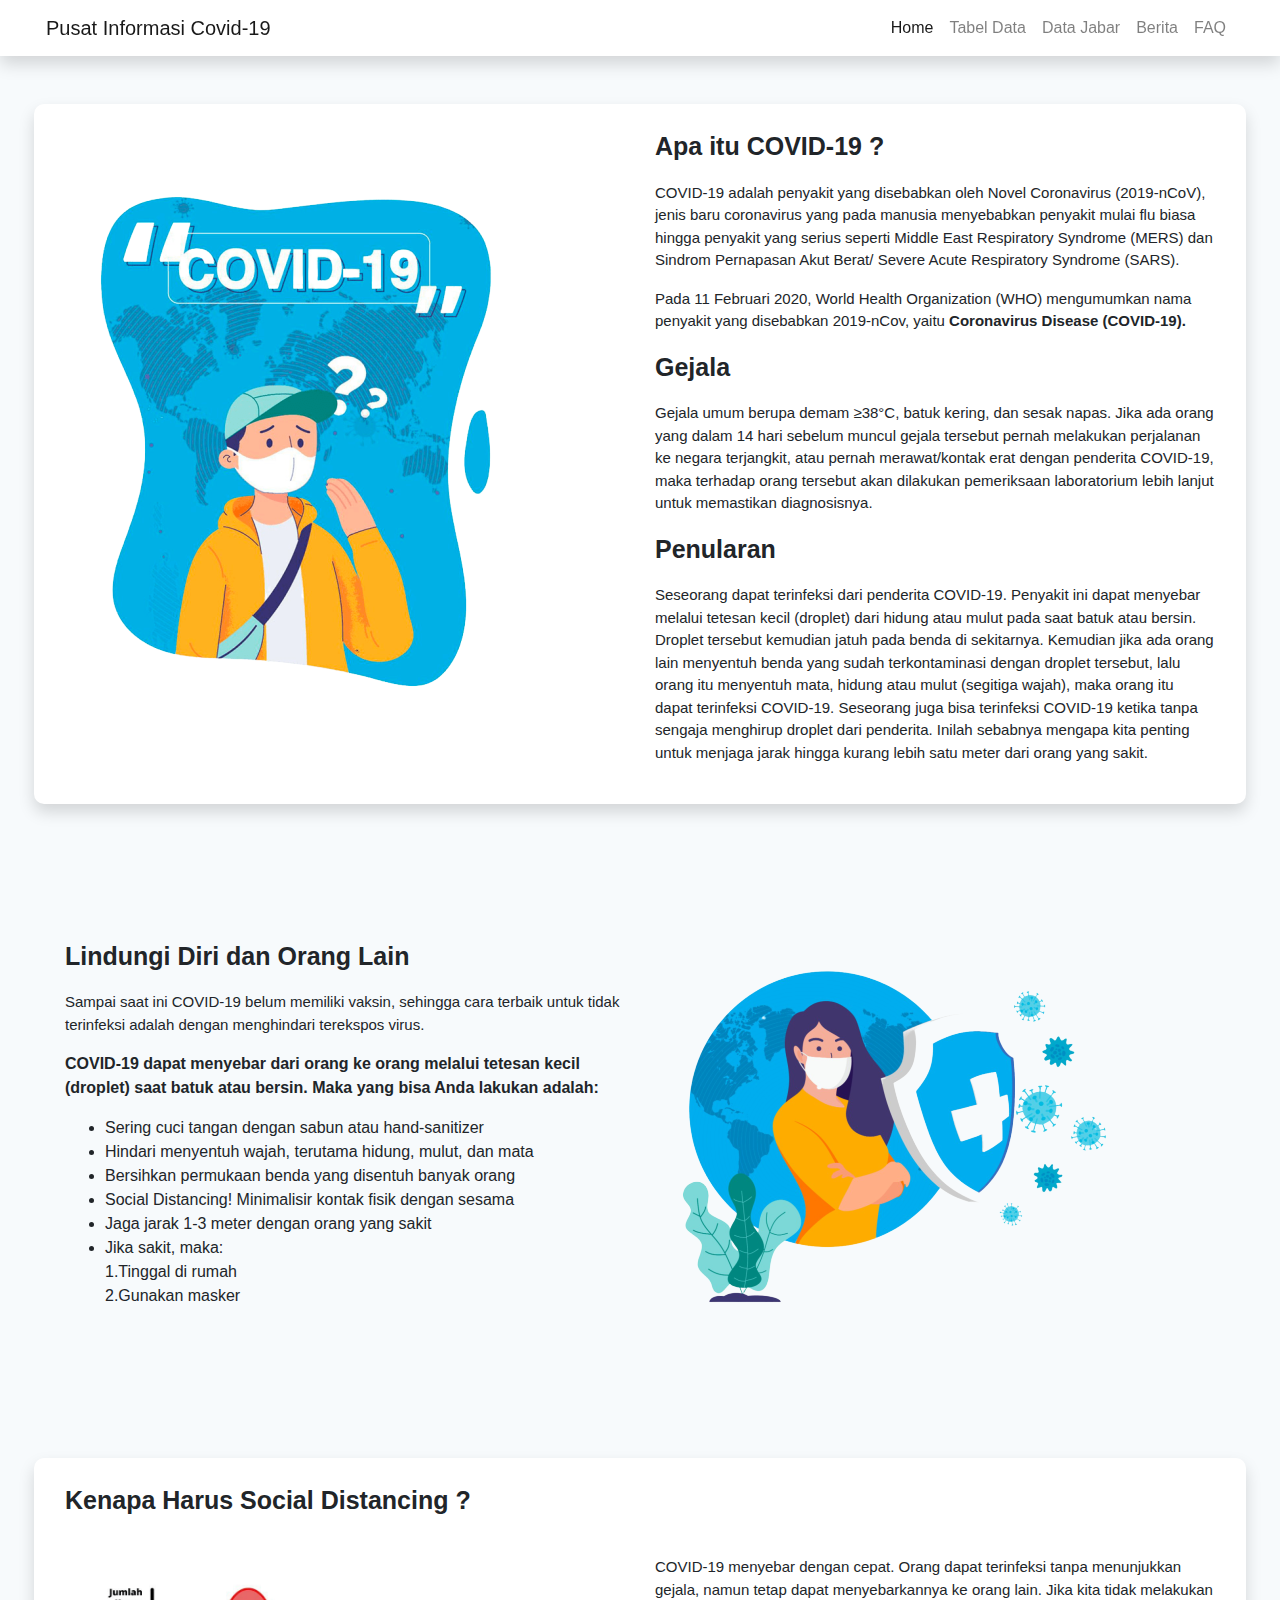
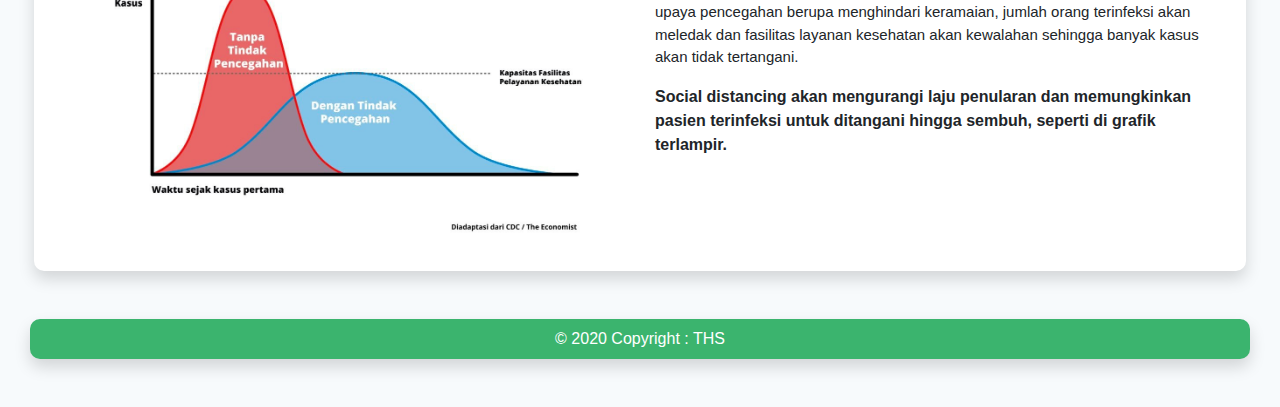
<file: index.html>
<!DOCTYPE html>
<html lang="en">
<head>
    <meta charset="UTF-8">
    <meta name="viewport" content="width=device-width, initial-scale=1.0">
    <title>Pemweb-Covid19</title>
    <link href="css/bootstrap.min.css" rel="stylesheet">
    <link href="css/style.css" rel="stylesheet">
    

</head>
<body>
    
    <nav class="navbar sticky-top navbar-expand-lg navbar-light bg-white shadow ">
        <div class="container">
            <a class="navbar-brand" href="#">Pusat Informasi Covid-19</a>
            <button class="navbar-toggler" type="button" data-toggle="collapse" data-target="#navbarNavAltMarkup" aria-controls="navbarNavAltMarkup" aria-expanded="false" aria-label="Toggle navigation">
            <span class="navbar-toggler-icon"></span>
            </button>
            <div class="collapse navbar-collapse" id="navbarNavAltMarkup">
            <div class="navbar-nav ml-auto">
                <a class="nav-item nav-link active" href="index.html">Home <span class="sr-only">(current)</span></a>
                <a class="nav-item nav-link" href="tabeldata.html">Tabel Data</a>
                <a class="nav-item nav-link" href="data.html">Data Jabar</a>
                <a class="nav-item nav-link" href="berita.html">Berita</a>
                <a class="nav-item nav-link " href="faq.html">FAQ</a>
            </div>
            </div>
        </div>
    </nav>

    <div class="container mt-5">
        <div class="row  align-items-center mt-5 m-1 radius px-3 py-4 shadow bg-white">
            <div class="col-lg-6">
                <img src="img/covid-19.png" class="img-fluid" alt="">
             </div>
            <div class="col-lg-6">
                <p class="font-sedang font-weight-bold">Apa itu COVID-19 ?</p>    
                <p class="font-kecil">
                    COVID-19 adalah penyakit yang disebabkan oleh Novel Coronavirus (2019-nCoV), jenis baru coronavirus yang pada manusia menyebabkan penyakit mulai flu biasa hingga penyakit yang serius seperti Middle East Respiratory Syndrome (MERS) dan Sindrom Pernapasan Akut Berat/ Severe Acute Respiratory Syndrome (SARS).
                </p> 
                <p class="font-kecil">
                    Pada 11 Februari 2020, World Health Organization (WHO) mengumumkan nama penyakit yang disebabkan 2019-nCov, yaitu <b>Coronavirus Disease (COVID-19).</b>
                </p>
                <p class="font-sedang font-weight-bold">Gejala</p>    
                <p class="font-kecil">
                    Gejala umum berupa demam ≥38°C, batuk kering, dan sesak napas. Jika ada orang yang dalam 14 hari sebelum muncul gejala tersebut pernah melakukan perjalanan ke negara terjangkit, atau pernah merawat/kontak erat dengan penderita COVID-19, maka terhadap orang tersebut akan dilakukan pemeriksaan laboratorium lebih lanjut untuk memastikan diagnosisnya.
                </p> 
                <p class="font-sedang font-weight-bold">Penularan</p> 
                <p class="font-kecil">
                    Seseorang dapat terinfeksi dari penderita COVID-19. Penyakit ini dapat menyebar melalui tetesan kecil (droplet) dari hidung atau mulut pada saat batuk atau bersin. Droplet tersebut kemudian jatuh pada benda di sekitarnya. Kemudian jika ada orang lain menyentuh benda yang sudah terkontaminasi dengan droplet tersebut, lalu orang itu menyentuh mata, hidung atau mulut (segitiga wajah), maka orang itu dapat terinfeksi COVID-19. Seseorang juga bisa terinfeksi COVID-19 ketika tanpa sengaja menghirup droplet dari penderita. Inilah sebabnya mengapa kita penting untuk menjaga jarak hingga kurang lebih satu meter dari orang yang sakit. 
                </p>
            </div>
         </div>


        <div class="row  align-items-center mt-5 m-1 radius px-3 py-4 ">
            <div class="col-lg-6">
                <p class="font-sedang font-weight-bold">Lindungi Diri dan Orang Lain</p>    
                <p class="font-kecil">
                    Sampai saat ini COVID-19 belum memiliki vaksin, sehingga cara terbaik untuk tidak terinfeksi adalah dengan menghindari terekspos virus.
                </p> 
                <p class="font-weight-bold">
                    COVID-19 dapat menyebar dari orang ke orang melalui tetesan kecil (droplet) saat batuk atau bersin. Maka yang bisa Anda lakukan adalah:
                </p>
                
                <ul>
                    <li>Sering cuci tangan dengan sabun atau hand-sanitizer </li>
                    <li>Hindari menyentuh wajah, terutama hidung, mulut, dan mata </li>
                    <li>Bersihkan permukaan benda yang disentuh banyak orang </li>
                    <li>Social Distancing! Minimalisir kontak fisik dengan sesama </li>
                    <li>Jaga jarak 1-3 meter dengan orang yang sakit</li>
                    <li>Jika sakit, maka:<br>1.Tinggal di rumah<br>2.Gunakan masker</li>
                </ul>
            </div>
            <div class="col-lg-6 text-white">
               <img src="img/lindungi-diri.png" class="img-fluid" alt="">
            </div>
         </div>

         
         <div class="row  align-items-center mt-5 m-1 radius px-3 py-4 shadow bg-white">
            <div class="col-lg-6">
                <p class="font-sedang font-weight-bold">Kenapa Harus Social Distancing ?</p>  
                <img src="img/graf.jpeg" class="img-fluid" alt="">
             </div>
            <div class="col-lg-6">
                <p class="font-kecil">
                    COVID-19 menyebar dengan cepat. Orang dapat terinfeksi tanpa menunjukkan gejala, namun tetap dapat menyebarkannya ke orang lain. Jika kita tidak melakukan upaya pencegahan berupa menghindari keramaian, jumlah orang terinfeksi akan meledak dan fasilitas layanan kesehatan akan kewalahan sehingga banyak kasus akan tidak tertangani. 
                </p>
                <p class="font-weight-bold">
                    Social distancing akan mengurangi laju penularan dan memungkinkan pasien terinfeksi untuk ditangani hingga sembuh, seperti di grafik terlampir.     
                </p>
            </div>
         </div>

         <div class="text-center py-2 my-5 bg-hijau text-white  radius shadow">© 2020 Copyright : THS</div>
    </div>
    
    




    <script src="js/jquery-3.5.0.min.js"></script>
    <script src="js/bootstrap.min.js"></script>
    <script>
        $(document).ready(function(){
            var settings = {
                "async": true,
                "crossDomain": true,
                "url": "https://covid19-public.digitalservice.id/api/v1/rekapitulasi/jabar",
                "method": "GET",
            }
            $.ajax(settings).done(function (response) {
                console.log(response.data.content.nama_prov);
            });
        });
    </script>
</body>
</html>
</file>
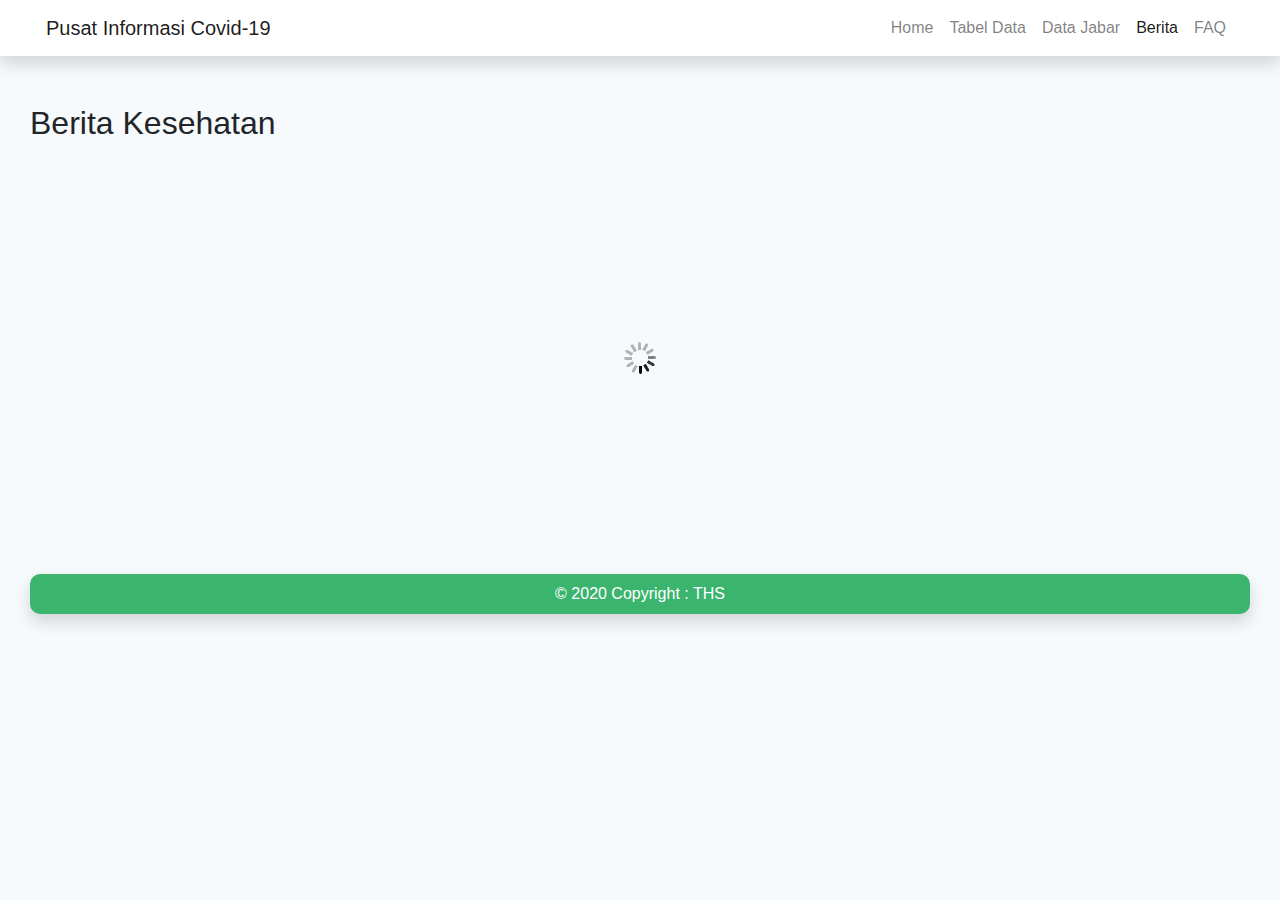
<file: berita.html>
<!DOCTYPE html>
<html lang="en">
<head>
    <meta charset="UTF-8">
    <meta name="viewport" content="width=device-width, initial-scale=1.0">
    <title>Pemweb-Covid19</title>
    <link href="css/bootstrap.min.css" rel="stylesheet">
    <link href="css/style.css" rel="stylesheet">
    

</head>
<body>
    
    <nav class="navbar sticky-top navbar-expand-lg navbar-light bg-white shadow ">
        <div class="container">
            <a class="navbar-brand" href="#">Pusat Informasi Covid-19</a>
            <button class="navbar-toggler" type="button" data-toggle="collapse" data-target="#navbarNavAltMarkup" aria-controls="navbarNavAltMarkup" aria-expanded="false" aria-label="Toggle navigation">
            <span class="navbar-toggler-icon"></span>
            </button>
            <div class="collapse navbar-collapse" id="navbarNavAltMarkup">
            <div class="navbar-nav ml-auto">
                <a class="nav-item nav-link" href="index.html">Home</a>
                <a class="nav-item nav-link" href="tabeldata.html">Tabel Data</a>
                <a class="nav-item nav-link" href="data.html">Data Jabar</a>
                <a class="nav-item nav-link active" href="berita.html">Berita<span class="sr-only">(current)</span></a>
                <a class="nav-item nav-link " href="faq.html">FAQ</a>
            </div>
            </div>
        </div>
    </nav>

    <div class="container mt-5">
        <h2>Berita Kesehatan</h2>
        <img src="img/ajax-loader.gif" class="mx-auto d-block" id="loading">
        <div id="berita">
        </div>
        <div class="text-center py-2 my-5 bg-hijau text-white  radius shadow">© 2020 Copyright : THS</div>
    </div>

    <script src="js/jquery-3.5.0.min.js"></script>
    <script src="js/bootstrap.min.js"></script>
    <script>
        $(document).ready(function(){
            var settings = {
                "async": true,
                "crossDomain": true,
                "url": "https://newsapi.org/v2/top-headlines?country=id&category=health&apiKey=14e79a08ecbb4fee8e2e5c9b5af2be36",
                "method": "GET"
            }
            $.ajax(settings).done(function (response) {
                $('#loading').remove();
                for (i in response.articles) {
                    $('#berita').append('<div class="row  align-items-center mt-5 m-1 radius px-3 py-4 shadow bg-white"><div class="col-lg-8"><a href="'+response.articles[i].url+'"><p class=" text-hijau font-weight-bold">'+response.articles[i].title+'</p><a><p class="text-muted">'+response.articles[i].author+', '+response.articles[i].publishedAt.split("T")[0]+'</p><p>'+response.articles[i].content+'</p></div><div class="col-lg-4"><img src="'+response.articles[i].urlToImage+'" class="img-fluid rounded" alt=""></div></div>');
                } 
                console.log(response.articles);
                
            });
        
        });

    </script>
</body>
</html>
</file>
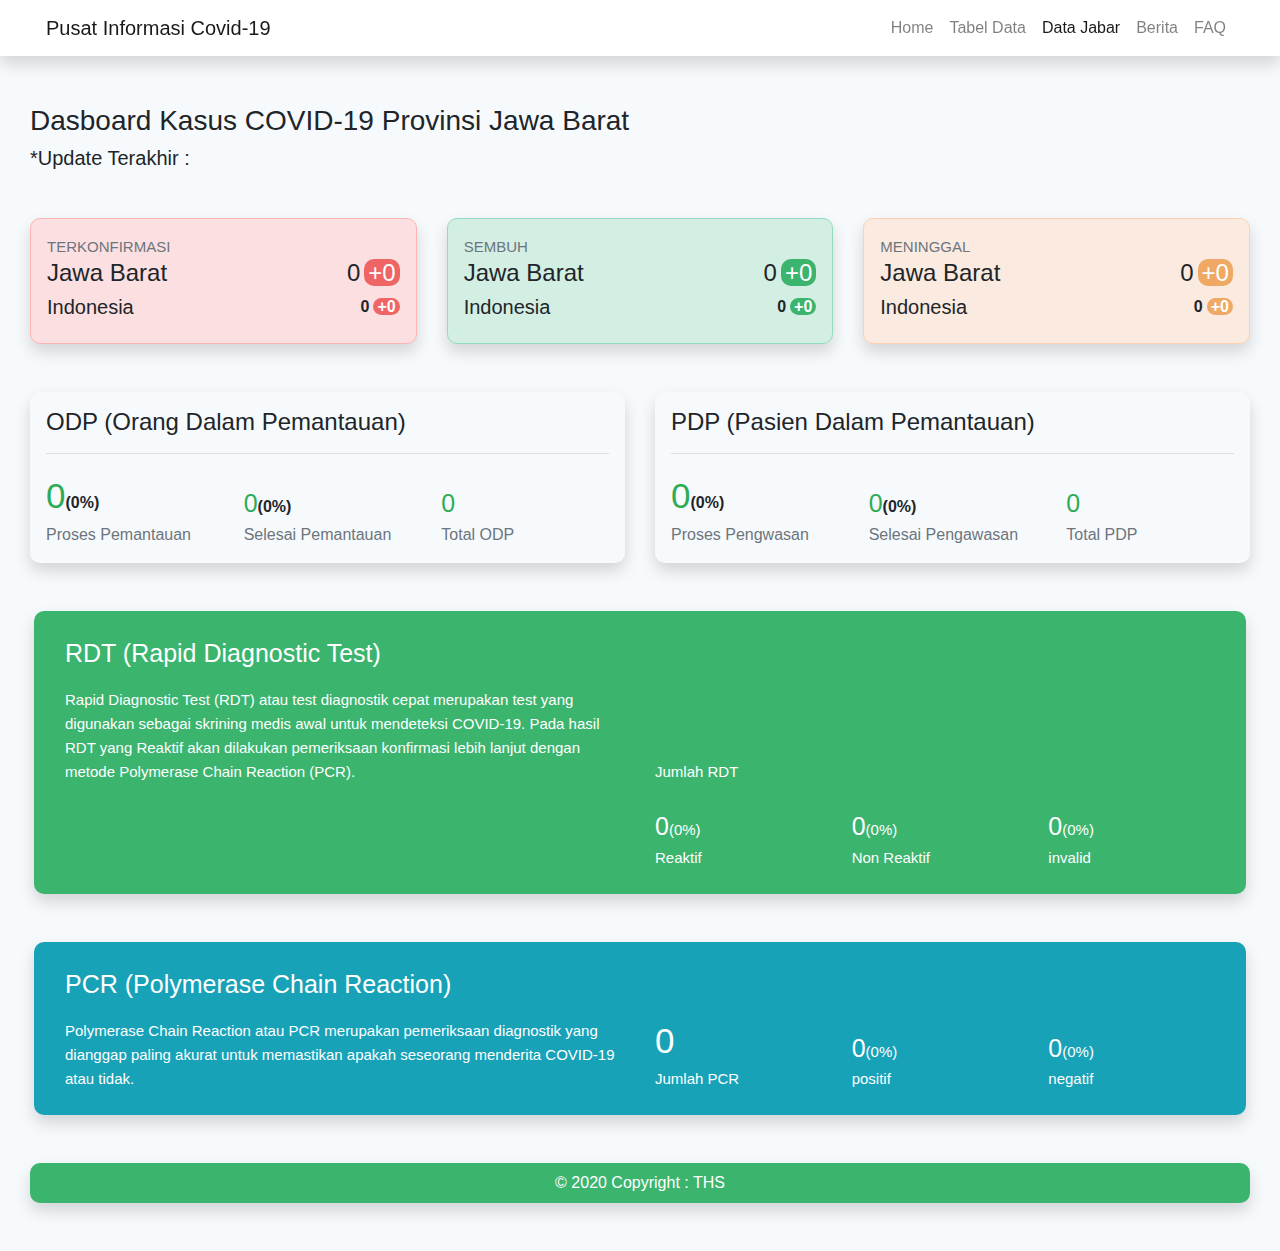
<file: data.html>
<!DOCTYPE html>
<html lang="en">
<head>
    <meta charset="UTF-8">
    <meta name="viewport" content="width=device-width, initial-scale=1.0">
    <title>Pemweb-Covid19</title>
    <link href="css/bootstrap.min.css" rel="stylesheet">
    <link href="css/style.css" rel="stylesheet">
    

</head>
<body>
    
    <nav class="navbar sticky-top navbar-expand-lg navbar-light bg-white shadow ">
        <div class="container">
            <a class="navbar-brand" href="#">Pusat Informasi Covid-19</a>
            <button class="navbar-toggler" type="button" data-toggle="collapse" data-target="#navbarNavAltMarkup" aria-controls="navbarNavAltMarkup" aria-expanded="false" aria-label="Toggle navigation">
            <span class="navbar-toggler-icon"></span>
            </button>
            <div class="collapse navbar-collapse" id="navbarNavAltMarkup">
            <div class="navbar-nav ml-auto">
                <a class="nav-item nav-link" href="index.html">Home</a>
                <a class="nav-item nav-link" href="tabeldata.html">Tabel Data</a>
                <a class="nav-item nav-link active" href="data.html">Data Jabar<span class="sr-only">(current)</span></a>
                <a class="nav-item nav-link" href="berita.html">Berita</a>
                <a class="nav-item nav-link " href="faq.html">FAQ</a>
            </div>
            </div>
        </div>
    </nav>

    <div class="container mt-5">
        <h3>Dasboard Kasus COVID-19 Provinsi Jawa Barat</h3>
        <h5>*Update Terakhir : <span id="terakhirupdate"></span></h5>
        <!-- row pertama -->
        <div class="row mt-5">
            <div class="col-lg-4">
                <div class="radius p-3 shadow" id="card-terkonfirmasi">
                    <span class="font-kecil text-muted">TERKONFIRMASI</span>
                    <div class="row font-weight-bold">
                        <div class="col-lg-6"><h4>Jawa Barat</h4></div> 
                        <div class="col-lg-6 text-right "><h4><span id="positifjb">0</span><span class="radius px-1 text-white bg-merah ml-1" id="positifharianjb">+0</span></h4></div>      
                    </div>   
                    <div class="row font-weight-bold">
                        <div class="col-lg-6"><h5>Indonesia</h5></div> 
                        <div class="col-lg-6 text-right"><span id="positifid">0</span><span class="radius px-1 text-white bg-merah ml-1" id="positifharianid">+0</span></div>      
                    </div>      
                </div>
            </div>
            <div class="col-lg-4">
                <div class="radius p-3 shadow" id="card-sembuh">
                    <span class="font-kecil text-muted">SEMBUH</span>
                    <div class="row font-weight-bold">
                        <div class="col-lg-6"><h4>Jawa Barat</h4></div> 
                        <div class="col-lg-6 text-right "><h4><span id="sembuhjb">0</span><span class="radius px-1 text-white bg-hijau ml-1" id="sembuhharianjb">+0</span></h4></div>      
                    </div>   
                    <div class="row font-weight-bold">
                        <div class="col-lg-6"><h5>Indonesia</h5></div> 
                        <div class="col-lg-6 text-right "><span id="sembuhid">0</span><span class="radius px-1 text-white bg-hijau ml-1" id="sembuhharianid">+0</span></div>      
                    </div>      
                </div>
            </div>
            <div class="col-lg-4">
                <div class="radius p-3 shadow" id="card-meninggal">
                    <span  class="font-kecil text-muted">MENINGGAL</span>
                    <div class="row font-weight-bold">
                        <div class="col-lg-6"><h4>Jawa Barat</h4></div> 
                        <div class="col-lg-6 text-right "><h4><span id="meninggaljb">0</span><span class="radius px-1 text-white bg-kuning ml-1" id="meninggalharianjb">+0</span></h4></div>      
                    </div>   
                    <div class="row font-weight-bold">
                        <div class="col-lg-6"><h5>Indonesia</h5></div> 
                        <div class="col-lg-6 text-right "><span id="meninggalid">0</span><span class="radius px-1 text-white bg-kuning ml-1" id="meninggalharianid">+0</span></div>      
                    </div>      
                </div>
            </div>
        </div> 
        <!-- row kedua -->
        <div class="row mt-5">
            <div class="col-lg-6">
                <div class="radius p-3 shadow">
                    <h4>ODP (Orang Dalam Pemantauan)</h4>
                    <hr>
                    <div class="row align-items-end">
                        <div class="col-lg-4">
                            <span class="text-hijau font-besar" id="odpprosesjb">0</span><span class="font-weight-bold" id="persenodpprosesjb">(0%)</span><br>
                            <span class="text-muted">Proses Pemantauan</span>
                        </div>
                        <div class="col-lg-4">
                            <span class="text-hijau font-sedang" id="odpselesaijb">0</span><span class="font-weight-bold" id="persenodpselesaijb">(0%)</span><br>
                            <span class="text-muted">Selesai Pemantauan</span>
                        </div>
                        <div class="col-lg-4">
                            <span class="text-hijau font-sedang" id="odptotaljb">0</span><br>
                            <span class="text-muted">Total ODP</span>
                        </div>
                    </div>
                </div>
            </div>
            <div class="col-lg-6">
                <div class="radius p-3 shadow">
                    <h4>PDP (Pasien Dalam Pemantauan)</h4>
                    <hr>
                    <div class="row align-items-end">
                        <div class="col-lg-4">
                            <span class="text-hijau font-besar" id="pdpprosesjb">0</span><span class="font-weight-bold" id="persenpdpprosesjb">(0%)</span><br>
                            <span class="text-muted">Proses Pengwasan</span>
                        </div>
                        <div class="col-lg-4">
                            <span class="text-hijau font-sedang" id="pdpselesaijb">0</span><span class="font-weight-bold" id="persenpdpselesaijb">(0%)</span><br>
                            <span class="text-muted">Selesai Pengawasan</span>
                        </div>
                        <div class="col-lg-4">
                            <span class="text-hijau font-sedang"  id="pdptotaljb">0</span><br>
                            <span class="text-muted">Total PDP</span>
                        </div>
                    </div>
                </div>
            </div>
        </div>
        <!-- row ketiga -->
        <div class="row row-cols-2  align-items-end mt-5 m-1 radius px-3 py-4 shadow bg-hijau">
            <div class="col-lg-6 text-white">
                <p class="font-sedang">RDT (Rapid Diagnostic Test)</p>    
                <span class="font-kecil">
                    Rapid Diagnostic Test (RDT) atau test diagnostik cepat merupakan test yang digunakan sebagai skrining medis awal untuk mendeteksi COVID-19.
                    Pada hasil RDT yang Reaktif akan dilakukan pemeriksaan konfirmasi lebih lanjut dengan metode Polymerase Chain Reaction (PCR).
                </span> 
            </div>
            <div class="col-lg-6 text-white">
                    <span class="text-white font-besar" id="rdttotaljb"></span><br>
                    <span class="text-white font-kecil">Jumlah RDT</span>
            </div>
            <div class="offset-6 col-lg-6 mt-4">
                <div class="row align-items-end text-white">
                    <div class="col-lg-4">
                        <span class="font-sedang" id="rdtpositifjb">0</span><span class="font-kecil" id="persenrdtpositifjb">(0%)</span><br>
                        <span class="font-kecil">Reaktif</span>
                    </div>
                    <div class="col-lg-4">
                        <span class="font-sedang" id="rdtnegatifjb">0</span><span class="font-kecil" id="persenrdtnegatifjb">(0%)</span><br>
                        <span class="font-kecil">Non Reaktif</span>
                    </div>
                    <div class="col-lg-4">
                        <span class="font-sedang" id="rdtinvalidjb">0</span><span class="font-kecil" id="persenrdtinvalidjb">(0%)</span><br>
                        <span class="font-kecil">invalid</span>
                    </div>

                </div>
            </div>
         </div>
          <!-- row keempat-->
        <div class="row  align-items-end mt-5 m-1 radius px-3 py-4 shadow bg-info">
            <div class="col-lg-6 text-white">
                <p class="font-sedang">PCR (Polymerase Chain Reaction)</p>    
                <span class="font-kecil">
                    Polymerase Chain Reaction atau PCR merupakan pemeriksaan diagnostik yang dianggap paling akurat untuk memastikan apakah seseorang menderita COVID-19 atau tidak.
                </span> 
            </div>
            <div class="col-lg-6 text-white">
                <div class="row align-items-end text-white">
                    <div class="col-lg-4">
                        <span class="font-besar" id="pcrtotaljb">0</span><br>
                        <span class="font-kecil">Jumlah PCR</span>
                    </div>
                    <div class="col-lg-4">
                        <span class="font-sedang" id="pcrpositifjb">0</span><span class="font-kecil" id="persenpcrpositifjb">(0%)</span><br>
                        <span class="font-kecil">positif</span>
                    </div>
                    <div class="col-lg-4">
                        <span class="font-sedang" id="pcrnegatifjb">0</span><span class="font-kecil" id="persenpcrnegatifjb">(0%)</span><br>
                        <span class="font-kecil">negatif</span>
                    </div>
                </div>
            </div>
         </div>
         <div class="text-center py-2 my-5 bg-hijau text-white radius shadow">© 2020 Copyright : THS</div>
    </div>
    





    <script src="js/jquery-3.5.0.min.js"></script>
    <script src="js/bootstrap.min.js"></script>
    <script>
        $(document).ready(function(){
            var datas = {
                "async": true,
                "crossDomain": true,
                "url": "https://covid19-public.digitalservice.id/api/v1/rekapitulasi/jabar",
                "method": "GET",
            }
            $.ajax(datas).done(function (response) {
                console.log(response.data.content);
                $('#positifjb').html(response.data.content.positif);
                $('#sembuhjb').html(response.data.content.sembuh);
                $('#meninggaljb').html(response.data.content.meninggal);
                $('#odpprosesjb').html(response.data.content.odp_proses);
                $('#odpselesaijb').html(response.data.content.odp_selesai);
                $('#persenodpprosesjb').html('('+(response.data.content.odp_proses/response.data.content.odp_total*100).toFixed(2)+'%)');
                $('#persenodpselesaijb').html('('+(response.data.content.odp_selesai/response.data.content.odp_total*100).toFixed(2)+'%)');
                $('#odptotaljb').html(response.data.content.odp_total);
                $('#pdpprosesjb').html(response.data.content.pdp_proses);
                $('#pdpselesaijb').html(response.data.content.pdp_selesai);
                $('#persenpdpprosesjb').html('('+(response.data.content.pdp_proses/response.data.content.pdp_total*100).toFixed(2)+'%)');
                $('#persenpdpselesaijb').html('('+(response.data.content.pdp_selesai/response.data.content.pdp_total*100).toFixed(2)+'%)');
                $('#pdptotaljb').html(response.data.content.pdp_total);
                $('#rdttotaljb').html(response.data.content.rdt.total);
                $('#rdtpositifjb').html(response.data.content.rdt.positif);
                $('#rdtnegatifjb').html(response.data.content.rdt.negatif);
                $('#rdtinvalidjb').html(response.data.content.rdt.invalid);
                $('#persenrdtpositifjb').html('('+(response.data.content.rdt.positif/response.data.content.rdt.total*100).toFixed(2)+'%)');
                $('#persenrdtnegatifjb').html('('+(response.data.content.rdt.negatif/response.data.content.rdt.total*100).toFixed(2)+'%)');
                $('#persenrdtinvalidjb').html('('+(response.data.content.rdt.invalid/response.data.content.rdt.total*100).toFixed(2)+'%)');
                $('#pcrtotaljb').html(response.data.content.pcr.jumlah_sampling);
                $('#pcrpositifjb').html(response.data.content.pcr.positif);
                $('#pcrnegatifjb').html(response.data.content.pcr.negatif);
                $('#persenpcrpositifjb').html('('+(response.data.content.pcr.positif/response.data.content.pcr.jumlah_sampling*100).toFixed(2)+'%)');
                $('#persenpcrnegatifjb').html('('+(response.data.content.pcr.negatif/response.data.content.pcr.jumlah_sampling*100).toFixed(2)+'%)');
            });
            var dataHarians = {
                "async": true,
                "crossDomain": true,
                "url": "https://covid19-public.digitalservice.id/api/v1/rekapitulasi/jabar/harian",
                "method": "GET",
            }
            $.ajax(dataHarians).done(function (response) {
                $('#positifharianjb').html('+'+response.data.content[response.data.content.length-1].positif);
                $('#sembuhharianjb').html('+'+response.data.content[response.data.content.length-1].sembuh);
                $('#meninggalharianjb').html('+'+response.data.content[response.data.content.length-1].meninggal);
            });
            var dataIDs = {
                "async": true,
                "crossDomain": true,
                "url": "https://indonesia-covid-19.mathdro.id/api",
                "method": "GET",
            }
            $.ajax(dataIDs).done(function (response) {
                $('#positifid').html(response.jumlahKasus);
                $('#sembuhid').html(response.sembuh);
                $('#meninggalid').html(response.meninggal);
            });
            var dataHarianIDs = {
                "async": true,
                "crossDomain": true,
                "url": "https://indonesia-covid-19.mathdro.id/api/harian",
                "method": "GET",
            }
            $.ajax(dataHarianIDs).done(function (response) {
                var date = new Date (response.data[response.data.length-1].tanggal)
                var tahun = date.getFullYear();
                var bulan = date.getMonth();
                var tanggal = date.getDate();
                var hari = date.getDay();
                var jam = ("0" + date.getHours()).slice(-2);
                var menit = ("0" + date.getMinutes()).slice(-2);
                var detik = ("0" + date.getSeconds()).slice(-2);
                switch(hari) {
                    case 0: hari = "Minggu"; break;
                    case 1: hari = "Senin"; break;
                    case 2: hari = "Selasa"; break;
                    case 3: hari = "Rabu"; break;
                    case 4: hari = "Kamis"; break;
                    case 5: hari = "Jum'at"; break;
                    case 6: hari = "Sabtu"; break;
                }
                switch(bulan) {
                    case 0: bulan = "Januari"; break;
                    case 1: bulan = "Februari"; break;
                    case 2: bulan = "Maret"; break;
                    case 3: bulan = "April"; break;
                    case 4: bulan = "Mei"; break;
                    case 5: bulan = "Juni"; break;
                    case 6: bulan = "Juli"; break;
                    case 7: bulan = "Agustus"; break;
                    case 8: bulan = "September"; break;
                    case 9: bulan = "Oktober"; break;
                    case 10: bulan = "November"; break;
                    case 11: bulan = "Desember"; break;
                }
                var tanggal = hari + ", " + tanggal + " " + bulan + " " + tahun+" " + jam + ":" + menit + ":" + detik;
                $('#terakhirupdate').html(tanggal);
                $('#positifharianid').html('+'+response.data[response.data.length-2].jumlahKasusBaruperHari);
                $('#sembuhharianid').html('+'+response.data[response.data.length-2].jumlahKasusSembuhperHari);
                $('#meninggalharianid').html('+'+response.data[response.data.length-2].jumlahKasusMeninggalperHari);
            });
            
            
        });
    </script>
</body>
</html>
</file>
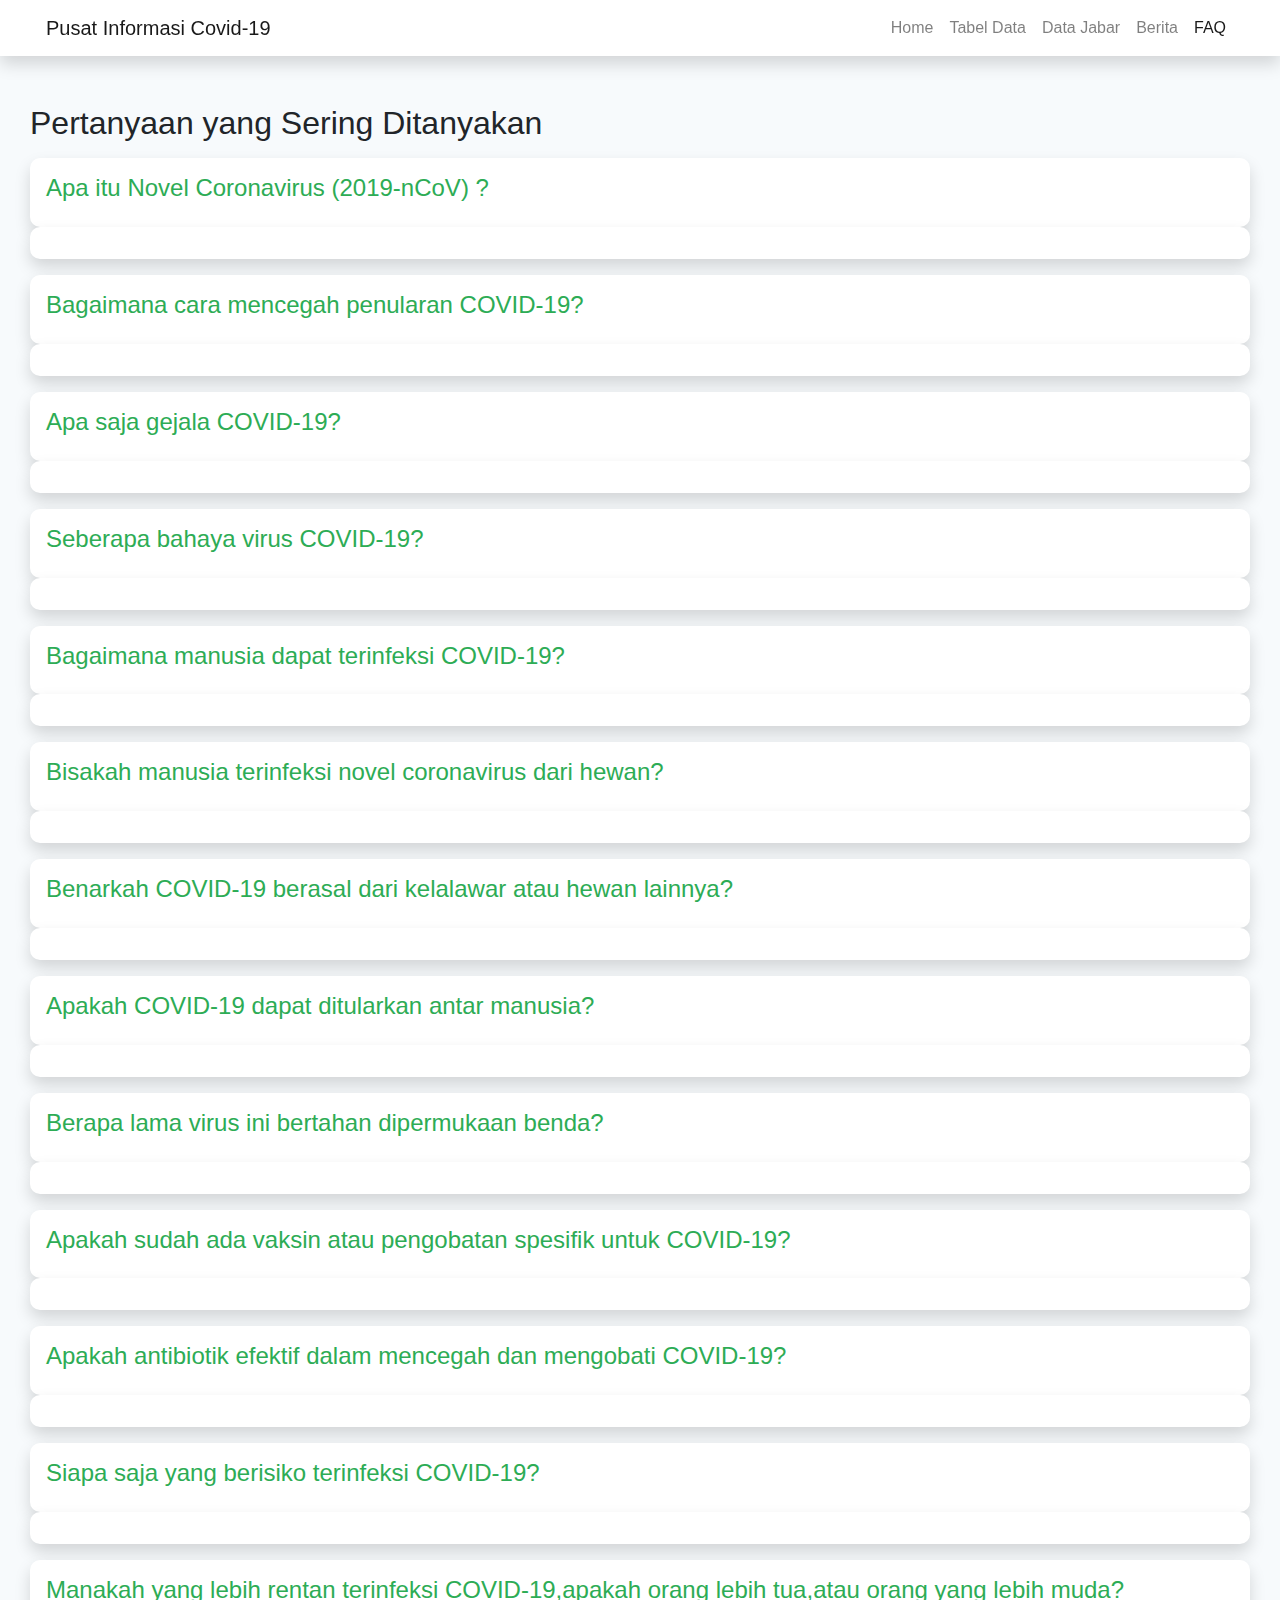
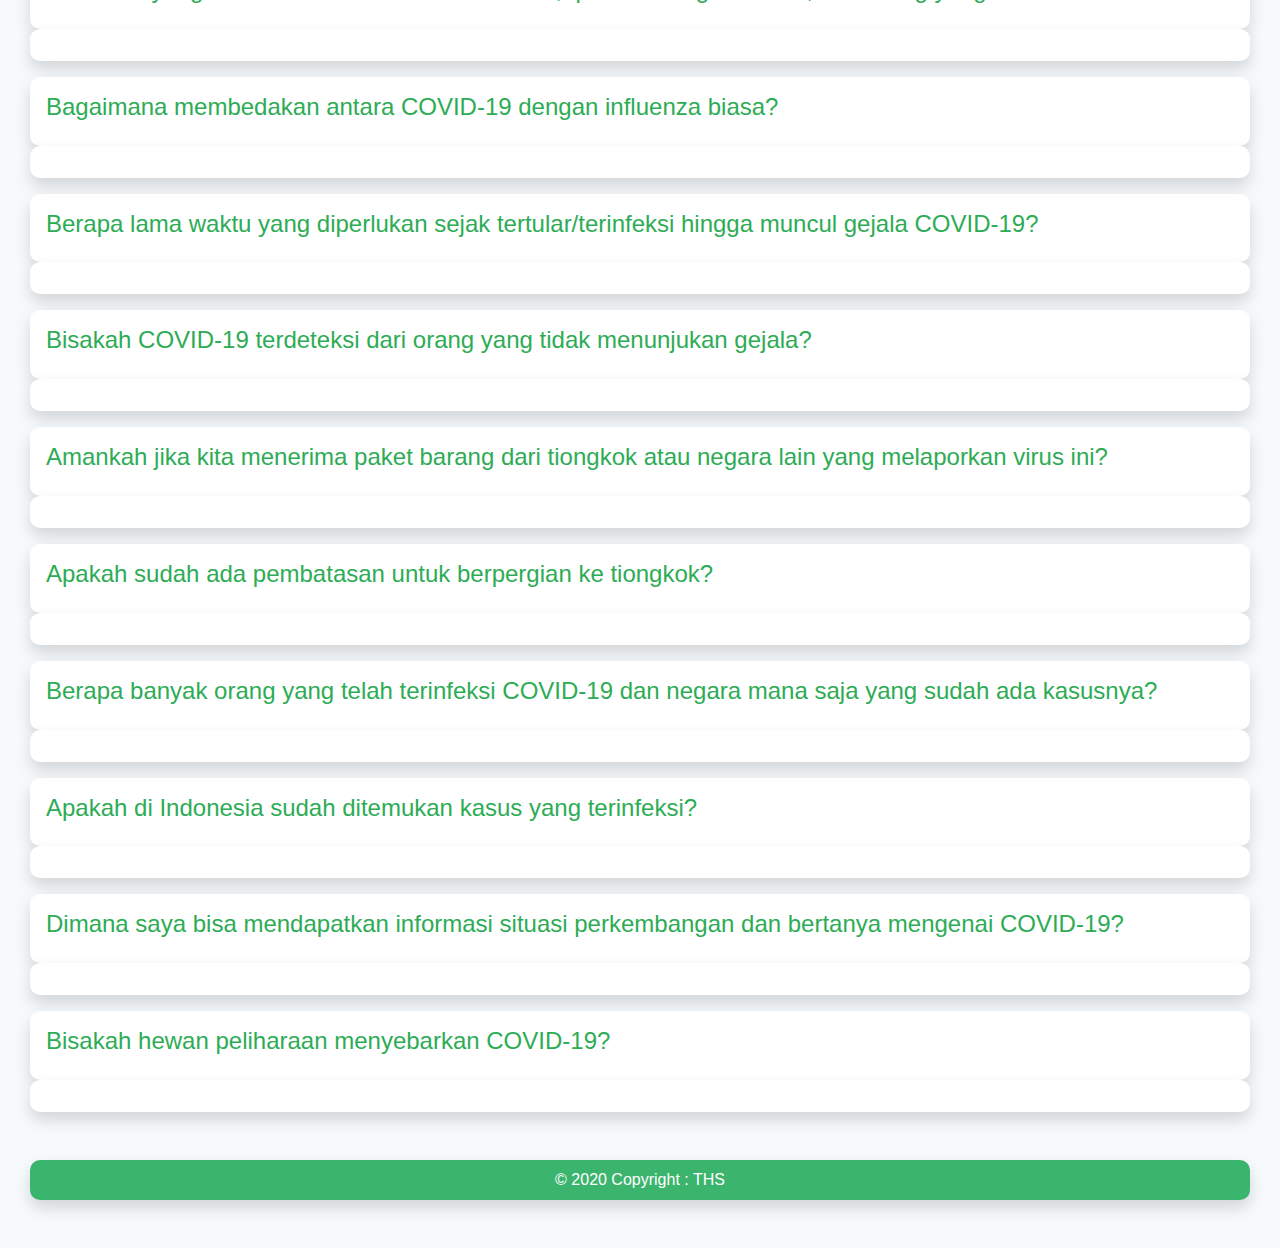
<file: faq.html>
<!DOCTYPE html>
<html lang="en">
<head>
    <meta charset="UTF-8">
    <meta name="viewport" content="width=device-width, initial-scale=1.0">
    <title>Pemweb-Covid19</title>
    <link href="css/bootstrap.min.css" rel="stylesheet">
    <link href="css/style.css" rel="stylesheet">
    

</head>
<body>
    
    <nav class="navbar sticky-top navbar-expand-lg navbar-light bg-white shadow ">
        <div class="container">
            <a class="navbar-brand" href="#">Pusat Informasi Covid-19</a>
            <button class="navbar-toggler" type="button" data-toggle="collapse" data-target="#navbarNavAltMarkup" aria-controls="navbarNavAltMarkup" aria-expanded="false" aria-label="Toggle navigation">
            <span class="navbar-toggler-icon"></span>
            </button>
            <div class="collapse navbar-collapse" id="navbarNavAltMarkup">
            <div class="navbar-nav ml-auto">
                <a class="nav-item nav-link" href="index.html">Home</a>
                <a class="nav-item nav-link" href="tabeldata.html">Tabel Data</a>
                <a class="nav-item nav-link" href="data.html">Data Jabar</a>
                <a class="nav-item nav-link" href="berita.html">Berita</a>
                <a class="nav-item nav-link active" href="faq.html">FAQ<span class="sr-only">(current)</span></a>
            </div>
            </div>
        </div>
    </nav>

    <div class="container mt-5">
        <h2>Pertanyaan yang Sering Ditanyakan </h2>

        <a data-toggle="collapse" href="#collapse" class="text-decoration-none " >
        <div class="radius p-3 mt-3 bg-white shadow">
            <h4 class="text-hijau">Apa itu Novel Coronavirus (2019-nCoV) ?</h4>
        </div>
        </a>
        <div class="radius p-3 bg-white shadow">
            <div class="collapse" id="collapse">
                <p>
                    Novel coronavirus (2019-nCoV) adalah jenis baru coronavirus yang belum pernah diidentifikasi sebelumnya pada manusia. Coronavirus merupakan keluarga besar virus yang menyebabkan penyakit pada manusia dan hewan. Pada manusia menyebabkan penyakit mulai flu biasa hingga penyakit yang serius seperti Middle East Respiratory Syndrome (MERS) dan Sindrom Pernapasan Akut Berat/ Severe Acute Respiratory Syndrome (SARS).
                    Pada 11 Februari 2020, World Health Organization (WHO) mengumumkan nama penyakit yang disebabkan 2019-nCov, yaitu Coronavirus Disease (COVID-19).
                </p>
            </div>
      </div>

      <a data-toggle="collapse" href="#collapse2" class="text-decoration-none " >
        <div class="radius p-3 mt-3 bg-white shadow">
            <h4 class="text-hijau">Bagaimana cara mencegah penularan COVID-19?</h4>
        </div>
        </a>
        <div class="radius p-3 bg-white shadow">
            <div class="collapse" id="collapse2">
                <p>
                    <ol>
                        <li>Menjaga kesehatan dan kebugaran agar sistem imunitas/ kekebalan tubuh meningkat. </li>
                        <li>Mencuci tangan menggunakan air dan sabun atau  hand-rub berbasis alkohol. Mencuci tangan sampai bersih selain dapat membunuh virus yang mungkin ada di tangan kita, tindakan ini juga merupakan salah satu tindakan yang mudah dan murah. Sekitar 98% penyebaran penyakit bersumber dari tangan. Karena itu, menjaga kebersihan tangan adalah hal yang sangat penting. </li>
                        <li>Ketika batuk dan bersin, upayakan menjaga agar lingkungan Anda tidak tertular. Tutup hidung dan mulut Anda dengan tisu atau dengan lengan (bukan dengan telapak tangan). </li>
                        <li>Menjaga jarak saat berbicara dengan orang lain, sekurang- kurangnya satu meter, terutama dengan orang yang sedang menderita batuk, pilek/bersin dan demam. Saat seseorang terinfeksi penyakit saluran pernafasan, seperti 2019-nCoV, batuk/bersin dapat menghasilkan droplet yang mengandung virus. Jika kita terlalu dekat, virus tersebut dapat terhirup oleh kita. </li>
                        <li>Hindari menyentuh mata, hidung dan mulut. Tangan menyentuh banyak hal yang dapat terkontaminasi virus. Jika kita menyentuh mata, hidung dan mulut dengan tangan yang terkontaminasi, maka virus dapat dengan mudah masuk ke tubuh kita. </li>
                        <li>Gunakan masker penutup mulut dan hidung ketika Anda sakit atau saat berada di tempat umum. </li>
                        <li>Buang tisu dan masker yang sudah digunakan ke tempat sampah, lalu cucilah tangan Anda. </li>
                        <li>Hindari kontak dengan hewan ternak dan hewan liar yang terbukti tertular coronavirus. </li>
                        <li>Jangan makan daging yang tidak dimasak hingga matang. </li>
                        <li>Menunda perjalanan ke daerah/negara dimana virus ini ditemukan seperti Tiongkok, seiring dengan informasi adanya penghentian sementara operasional penerbangan langsung dari dan ke daratan Cina dari pemerintah, sampai ada informasi lebih lanjut. </li>
                    </ol>
                </p>
            </div>
      </div>
      <a data-toggle="collapse" href="#collapse3" class="text-decoration-none " >
        <div class="radius p-3 mt-3 bg-white shadow">
            <h4 class="text-hijau">Apa saja gejala COVID-19?</h4>
        </div>
        </a>
        <div class="radius p-3 bg-white shadow">
            <div class="collapse" id="collapse3">
                <p>
                    Gejala umum berupa demam ≥38C, batuk, pilek, nyeri tenggorokan dan sesak napas. Jika ada orang dengan gejala tersebut pernah melakukan perjalanan ke Tiongkok (terutama Wuhan), atau pernah merawat/kontak dengan penderita COVID-19, maka terhadap orang tersebut akan dilakukan pemeriksaan laboratorium lebih lanjut untuk memastikan diagnosisnya.
                </p>
            </div>
      </div>
      <a data-toggle="collapse" href="#collapse4" class="text-decoration-none " >
        <div class="radius p-3 mt-3 bg-white shadow">
            <h4 class="text-hijau">Seberapa bahaya virus COVID-19?</h4>
        </div>
        </a>
        <div class="radius p-3 bg-white shadow">
            <div class="collapse" id="collapse4">
                <p>
                    Seperti penyakit pernapasan lainnya, infeksi 2019-nCoV dapat menyebabkan gejala ringan termasuk pilek, sakit tenggorokan, batuk, dan demam. Beberapa orang mungkin akan menderita sakit yang parah, seperti disertai pneumonia atau kesulitan bernafas. Walaupun fatalitas penyakit ini masih jarang, namun bagi orang yang berusia lanjut, dan orang-orang dengan kondisi medis yang sudah ada sebelumnya (seperti, diabetes dan penyakit jantung), mereka biasanya lebih rentan untuk menjadi sakit parah.
                </p>
            </div>
      </div>
      <a data-toggle="collapse" href="#collapse5" class="text-decoration-none " >
        <div class="radius p-3 mt-3 bg-white shadow">
            <h4 class="text-hijau">Bagaimana manusia dapat terinfeksi COVID-19?</h4>
        </div>
        </a>
        <div class="radius p-3 bg-white shadow">
            <div class="collapse" id="collapse5">
                <p>
                    Sampai saat ini, belum diketahui bagaimana manusia bisa terinfeksi virus ini. Para ahli masih sedang melakukan penyelidikan untuk menentukan sumber virus, jenis paparan, cara penularan dan pola klinis serta perjalanan penyakit. Hasil penyelidikan sementara dari beberapa institusi di kota Wuhan, sebagian kasus terjadi pada orang yang bekerja di pasar hewan/ikan, namun belum dapat dipastikan jenis hewan penular virus ini. Hingga saat ini dilaporkan adanya penularan antar manusia yang terbatas (antar keluarga dekat dan petugas kesehatan yang merawat kasus).
                </p>
            </div>
      </div>
      <a data-toggle="collapse" href="#collapse6" class="text-decoration-none " >
        <div class="radius p-3 mt-3 bg-white shadow">
            <h4 class="text-hijau">Bisakah manusia terinfeksi novel coronavirus dari hewan?</h4>
        </div>
        </a>
        <div class="radius p-3 bg-white shadow">
            <div class="collapse" id="collapse6">
                <p>
                    Saat ini sumber hewan penular COVID-19 belum diketahui, WHO terus menyelidiki berbagai kemungkinan jenis hewan penularnya. Sangat dimungkinkan hewan dari pasar hewan hidup di Tiongkok bertanggung jawab atas terinfeksinya manusia yang dilaporkan pertama kali. Untuk itu, disarankan pada saat berkunjung ke pasar hewan  hidup, hindari kontak langsung dengan hewan dan permukaan yang bersentuhan dengan hewan tanpa alat pelindung diri.
                    Hindari juga konsumsi produk hewani mentah atau setengah matang. Penanganan daging mentah, susu, atau produk hewani harus diperhatikan, untuk menghindari kontaminasi silang dengan makanan mentah yang lain, lakukanlah dengan memperhatikan keamanan pangan yang baik.
                </p>
            </div>
      </div>
      <a data-toggle="collapse" href="#collapse7" class="text-decoration-none " >
        <div class="radius p-3 mt-3 bg-white shadow">
            <h4 class="text-hijau">Benarkah COVID-19 berasal dari kelalawar atau hewan lainnya?</h4>
        </div>
        </a>
        <div class="radius p-3 bg-white shadow">
            <div class="collapse" id="collapse7">
                <p>
                    Sampai saat ini hewan penular 2019-nCoV belum diketahui.
                </p>
            </div>
      </div>
      <a data-toggle="collapse" href="#collapse8" class="text-decoration-none " >
        <div class="radius p-3 mt-3 bg-white shadow">
            <h4 class="text-hijau">Apakah COVID-19 dapat ditularkan antar manusia?</h4>
        </div>
        </a>
        <div class="radius p-3 bg-white shadow">
            <div class="collapse" id="collapse8">
                <p>
                    Ya, COVID-19 dapat ditularkan dari orang ke orang, biasanya setelah kontak erat dengan pasien yang terinfeksi, misalnya, di tempat kerja, di rumah tangga, atau fasilitas pelayanan kesehatan.
                </p>
            </div>
      </div>
      <a data-toggle="collapse" href="#collapse9" class="text-decoration-none " >
        <div class="radius p-3 mt-3 bg-white shadow">
            <h4 class="text-hijau">Berapa lama virus ini bertahan dipermukaan benda?</h4>
        </div>
        </a>
        <div class="radius p-3 bg-white shadow">
            <div class="collapse" id="collapse9">
                <p>
                    Sampai saat ini belum diketahui berapa lama 2019-nCoV bertahan di permukaan suatu benda, meskipun ada informasi awal yang menunjukkan dapat bertahan hingga beberapa jam. Namun desinfektan sederhana dapat membunuh virus tersebut sehingga tidak mungkin menginfeksi orang lagi.
                </p>
            </div>
      </div>
      <a data-toggle="collapse" href="#collapse10" class="text-decoration-none " >
        <div class="radius p-3 mt-3 bg-white shadow">
            <h4 class="text-hijau">Apakah sudah ada vaksin atau pengobatan spesifik untuk COVID-19?</h4>
        </div>
        </a>
        <div class="radius p-3 bg-white shadow">
            <div class="collapse" id="collapse10">
                <p>
                    Belum ada vaksin atau pengobatan spesifik untuk virus ini. Namun, gejala yang disebabkan oleh virus ini dapat diobati. Oleh karena itu pengobatan harus didasarkan pada kondisi klinis pasien dan perawatan suportif dapat sangat efektif.
                </p>
            </div>
      </div>
      <a data-toggle="collapse" href="#collapse11" class="text-decoration-none " >
        <div class="radius p-3 mt-3 bg-white shadow">
            <h4 class="text-hijau">Apakah antibiotik efektif dalam mencegah dan mengobati COVID-19?</h4>
        </div>
        </a>
        <div class="radius p-3 bg-white shadow">
            <div class="collapse" id="collapse11">
                <p>
                    Tidak, antibiotik tidak bekerja melawan virus, hanya bakteri. Novel Coronavirus (2019-nCoV) adalah virus. Oleh karena itu, antibiotik tidak boleh digunakan sebagai sarana pencegahan atau pengobatan. Namun, jika Anda dirawat di rumah sakit untuk COVID-19, Anda mungkin menerima antibiotik, karena infeksi sekunder bakteri mungkin terjadi.
                </p>
            </div>
      </div>
      <a data-toggle="collapse" href="#collapse12" class="text-decoration-none " >
        <div class="radius p-3 mt-3 bg-white shadow">
            <h4 class="text-hijau">Siapa saja yang berisiko terinfeksi COVID-19?</h4>
        </div>
        </a>
        <div class="radius p-3 bg-white shadow">
            <div class="collapse" id="collapse12">
                <p>
                    Orang yang tinggal atau bepergian di daerah di mana virus 2019-nCoV bersirkulasi sangat mungkin berisiko terinfeksi. Saat ini, Tiongkok merupakan negara terjangkit COVID-19 dengan sebagian besar kasus telah dilaporkan. Mereka yang terinfeksi di negara lain adalah orang-orang yang belum lama ini bepergian dari Tiongkok atau yang telah tinggal atau bekerja secara dekat dengan para wisatawan, seperti anggota keluarga, rekan kerja atau tenaga medis yang merawat pasien sebelum mereka tahu pasien tersebut terinfeksi COVID-19.
                    Petugas kesehatan yang merawat pasien yang terinfeksi COVID-19 berisiko lebih tinggi dan harus konsisten melindungi diri mereka sendiri dengan prosedur pencegahan dan pengendalian infeksi yang tepat.
                </p>
            </div>
      </div>
      <a data-toggle="collapse" href="#collapse13" class="text-decoration-none " >
        <div class="radius p-3 mt-3 bg-white shadow">
            <h4 class="text-hijau">Manakah yang lebih rentan terinfeksi COVID-19,apakah orang lebih tua,atau orang yang lebih muda?</h4>
        </div>
        </a>
        <div class="radius p-3 bg-white shadow">
            <div class="collapse" id="collapse13">
                <p>
                    Tidak ada batasan usia orang-orang dapat terinfeksi COVID-19. Namun orang yang lebih tua dan orang-orang dengan kondisi medis yang sudah ada sebelumnya (seperti asma, diabetes, penyakit jantung) tampaknya lebih rentan untuk menderita sakit parah.
                </p>
            </div>
      </div>
      <a data-toggle="collapse" href="#collapse14" class="text-decoration-none " >
        <div class="radius p-3 mt-3 bg-white shadow">
            <h4 class="text-hijau">Bagaimana membedakan antara COVID-19 dengan influenza biasa?</h4>
        </div>
        </a>
        <div class="radius p-3 bg-white shadow">
            <div class="collapse" id="collapse14">
                <p>
                    Orang yang terinfeksi 2019-nCoV dan influenza akan mengalami gejala infeksi saluran pernafasan yang sama, seperti demam, batuk dan pilek. Walaupun gejalanya sama, tapi penyebab virusnya berbeda-beda. Namun kesamaan gejala tersebut membuat kita sulit mengidentifikasi masing-masing penyakit tersebut, sehingga pemeriksaan laboratorium sangat diperlukan untuk mengkonfirmasi apakah seseorang terinfeksi 2019-nCoV.
                    Untuk itulah WHO merekomendasikan setiap orang yang menderita demam, batuk, dan sulit bernapas harus mencari pengobatan sejak dini, dan memberitahukan petugas kesehatan jika mereka telah melakukan perjalanan dalam 14 hari sebelum muncul gejala, atau jika mereka telah melakukan kontak erat dengan seseorang yang sedang menderita gejala infeksi saluran pernafasan.
                </p>
            </div>
      </div>
      <a data-toggle="collapse" href="#collapse15" class="text-decoration-none " >
        <div class="radius p-3 mt-3 bg-white shadow">
            <h4 class="text-hijau">Berapa lama waktu yang diperlukan sejak tertular/terinfeksi hingga muncul gejala COVID-19?</h4>
        </div>
        </a>
        <div class="radius p-3 bg-white shadow">
            <div class="collapse" id="collapse15">
                <p>
                    Waktu yang diperlukan sejak tertular/terinfeksi hingga muncul gejala disebut masa inkubasi. Saat ini masa inkubasi COVID-19 diperkirakan antara 2-11 hari, dan perkiraan ini dapat berubah sewaktu-waktu sesuai perkembangan kasus. Berdasarkan data dari penyakit akibat coronavirus sebelumnya, seperti MERS dan SARS, masa inkubasi COVID-19 juga bisa mencapai 14 hari.
                </p>
            </div>
      </div>
      <a data-toggle="collapse" href="#collapse16" class="text-decoration-none " >
        <div class="radius p-3 mt-3 bg-white shadow">
            <h4 class="text-hijau">Bisakah COVID-19 terdeteksi dari orang yang tidak menunjukan gejala?</h4>
        </div>
        </a>
        <div class="radius p-3 bg-white shadow">
            <div class="collapse" id="collapse16">
                <p>
                    Sangat penting untuk memahami kapan orang yang terinfeksi dapat menyebarkan virus ke orang lain untuk upaya pengendalian. Informasi medis terperinci dari orang yang terinfeksi diperlukan untuk menentukan periode infeksi COVID-19. Menurut laporan terbaru, ada kemungkinan orang yang terinfeksi COVID-19 dapat menular sebelum menunjukkan gejala yang signifikan. Namun, berdasarkan data yang tersedia saat ini, sebagian besar yang menyebabkan penyebaran adalah orang-orang yang memiliki gejala.
                </p>
            </div>
      </div>
      <a data-toggle="collapse" href="#collapse17" class="text-decoration-none " >
        <div class="radius p-3 mt-3 bg-white shadow">
            <h4 class="text-hijau">Amankah jika kita menerima paket barang dari tiongkok atau negara lain yang melaporkan virus ini?</h4>
        </div>
        </a>
        <div class="radius p-3 bg-white shadow">
            <div class="collapse" id="collapse17">
                <p>
                    Ya, aman. Orang yang menerima paket tidak berisiko tertular COVID-19. Dari pengalaman dengan coronavirus lain, kita tahu bahwa jenis virus ini tidak bertahan lama pada objek, seperti surat atau paket.
                </p>
            </div>
      </div>
      <a data-toggle="collapse" href="#collapse18" class="text-decoration-none " >
        <div class="radius p-3 mt-3 bg-white shadow">
            <h4 class="text-hijau">Apakah sudah ada pembatasan untuk berpergian ke tiongkok?</h4>
        </div>
        </a>
        <div class="radius p-3 bg-white shadow">
            <div class="collapse" id="collapse18">
                <p>
                WHO sudah menetapkan COVID-19 sebagai Public Health Emergency of International Concern(PHEIC) atau Kegawatdaruratan Kesehatan Masyarakat yang Meresahkan Dunia pada tanggal 30 Januari 2020. Walaupun sampai saat ini WHO belum memberlakukan pembatasan perjalanan ke Tiongkok, namun beberapa negara sudah memberlakukan penghentian sementara penerbangan dari dan ke Tiongkok.
                Sesuai arahan Presiden RI terkait perjalanan ke mainland Tiongkok, yaitu:
                </p>
                <ol>
                    <li>Seluruh penerbangan langsung dari dan ke mainland Tiongkok untuk sementara dihentikan mulai hari Rabu tanggal 5 Februari 2020 pukul 00.00.</li>
                    <li>Semua pendatang yang tiba dari mainland Tiongkok dan sudah berada di sana sebelumnya selama 14 hari, untuk sementara tidak diizinkan untuk masuk dan melakukan transit di Indonesia.</li>
                    <li>Kebijakan pemberian fasilitas bebas visa kunjungan dan visa on arrival untuk warga negara Tiongkok yang bertempat tinggal di mainland Tiongkok untuk sementara dihentikan. </li>
                    <li>Warga negara Indonesia untuk sementara tidak melakukan perjalanan ke mainland Tiongkok. </li>
                </ol>  
            </div>
      </div>
    <a data-toggle="collapse" href="#collapse19" class="text-decoration-none " >
        <div class="radius p-3 mt-3 bg-white shadow">
            <h4 class="text-hijau">Berapa banyak orang yang telah terinfeksi COVID-19 dan negara mana saja yang sudah ada kasusnya?</h4>
        </div>
        </a>
        <div class="radius p-3 bg-white shadow">
            <div class="collapse" id="collapse19">
                <p>
                    WHO secara ketat memantau situasi terkini dan secara teratur menerbitkan informasi tentang penyakit ini. 
                    Informasi lebih lanjut mengenai penyakit ini dapat dilihat melalui: 
                    <a href="https://www.who.int/emergencies/diseases/novel-coronavirus-2019">https://www.who.int/emergencies/diseases/novel-coronavirus-2019</a> atau
                    <a href="http://infeksiemerging.kemkes.go.id/category/situasi-infeksi-emerging/info-corona-virus/">http://infeksiemerging.kemkes.go.id/category/situasi-infeksi-emerging/info-corona-virus/</a>
                </p>
            </div>
      </div>
      <a data-toggle="collapse" href="#collapse20" class="text-decoration-none " >
        <div class="radius p-3 mt-3 bg-white shadow">
            <h4 class="text-hijau">Apakah di Indonesia sudah ditemukan kasus yang terinfeksi?</h4>
        </div>
        </a>
        <div class="radius p-3 bg-white shadow">
            <div class="collapse" id="collapse20">
                <p>
                    Informasi terbaru dapat dilihat melalui: <a href="http://infeksiemerging.kemkes.go.id/category/situasi-infeksi-emerging/info-corona-virus/">http://infeksiemerging.kemkes.go.id/category/situasi-infeksi-emerging/info-corona-virus/</a>
                </p>
            </div>
      </div>
      <a data-toggle="collapse" href="#collapse21" class="text-decoration-none " >
        <div class="radius p-3 mt-3 bg-white shadow">
            <h4 class="text-hijau">Dimana saya bisa mendapatkan informasi situasi perkembangan dan bertanya mengenai COVID-19?</h4>
        </div>
        </a>
        <div class="radius p-3 bg-white shadow">
            <div class="collapse" id="collapse21">
                <p>
                    1.Hotline Emergency Jawa Barat: 119 <br>
                    2.Hotline COVID-19 Dinas Kesehatan Jawa Barat 0811 2093 306 <br>
                    3.Hotline Emergency Operation Center (EOC) Kemkes RI: (021) 5210411 dan 081212123119 <br>
                    Website: <a href="http://who.int">who.int</a>,<a href="http://infeksiemerging.kemkes.go.id">infeksiemerging.kemkes.go.id</a>,<a href="http://sehatnegeriku.kemkes.go.id">sehatnegeriku.kemkes.go.id</a>
                </p>
            </div>
      </div>
      <a data-toggle="collapse" href="#collapse22" class="text-decoration-none " >
        <div class="radius p-3 mt-3 bg-white shadow">
            <h4 class="text-hijau">Bisakah hewan peliharaan menyebarkan COVID-19?</h4>
        </div>
        </a>
        <div class="radius p-3 bg-white shadow">
            <div class="collapse" id="collapse22">
                <p>
                    Saat ini, belum ditemukan bukti bahwa hewan peliharaan seperti anjing atau kucing dapat terinfeksi virus 2019-nCoV. Namun, akan jauh lebih baik untuk selalu mencuci tangan dengan sabun dan air setelah kontak dengan hewan peliharaan. Kebiasaan ini dapat melindungi Anda terhadap berbagai bakteri umum seperti E.coli dan Salmonella yang dapat berpindah antara hewan peliharaan dan manusia.
                </p>
            </div>
      </div>
      <div class="text-center py-2 my-5 bg-hijau text-white  radius shadow">© 2020 Copyright : THS</div>
    </div>
    <script src="js/jquery-3.5.0.min.js"></script>
    <script src="js/bootstrap.min.js"></script>
</body>
</html>
</file>
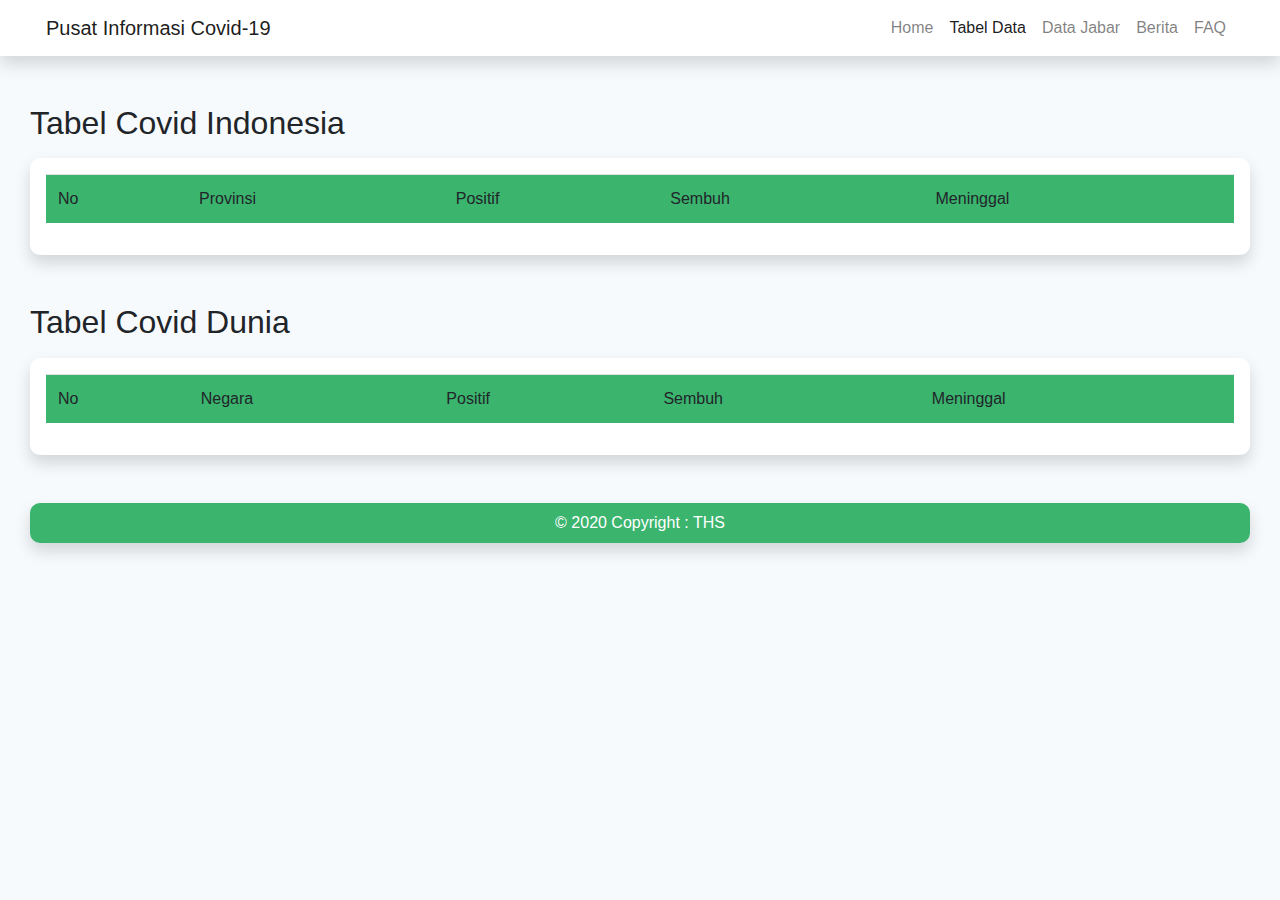
<file: tabeldata.html>
<!DOCTYPE html>
<html lang="en">
<head>
    <meta charset="UTF-8">
    <meta name="viewport" content="width=device-width, initial-scale=1.0">
    <title>Pemweb-Covid19</title>
    <link href="css/bootstrap.min.css" rel="stylesheet">
    <link href="css/style.css" rel="stylesheet">
    

</head>
<body>
    
    <nav class="navbar sticky-top navbar-expand-lg navbar-light bg-white shadow ">
        <div class="container">
            <a class="navbar-brand" href="#">Pusat Informasi Covid-19</a>
            <button class="navbar-toggler" type="button" data-toggle="collapse" data-target="#navbarNavAltMarkup" aria-controls="navbarNavAltMarkup" aria-expanded="false" aria-label="Toggle navigation">
            <span class="navbar-toggler-icon"></span>
            </button>
            <div class="collapse navbar-collapse" id="navbarNavAltMarkup">
            <div class="navbar-nav ml-auto">
                <a class="nav-item nav-link" href="index.html">Home</a>
                <a class="nav-item nav-link active" href="tabeldata.html">Tabel Data<span class="sr-only">(current)</span></a>
                <a class="nav-item nav-link" href="data.html">Data Jabar</a>
                <a class="nav-item nav-link" href="berita.html">Berita</a>
                <a class="nav-item nav-link " href="faq.html">FAQ</a>
            </div>
            </div>
        </div>
    </nav>

    <div class="container mt-5">
        <h2>Tabel Covid Indonesia</h2>
        <div class="radius p-3 mt-3 bg-white shadow">
            <table class=" table table-responsive-lg" id="tabel">
                <tr class="bg-hijau">
                    <td>No</td>
                    <td>Provinsi</td>
                    <td>Positif</td>
                    <td>Sembuh</td>
                    <td>Meninggal</td>
                </tr>
            </table>
        </div>

        <h2 class="mt-5">Tabel Covid Dunia</h2>
        <div class="radius p-3 mt-3 bg-white shadow">
            <table class="table table-responsive-lg" id="tabeldunia">
                <tr class="bg-hijau">
                    <td>No</td>
                    <td>Negara</td>
                    <td>Positif</td>
                    <td>Sembuh</td>
                    <td>Meninggal</td>
                </tr>
            </table>
        </div>
        <div class="text-center py-2 my-5 bg-hijau text-white  radius shadow">© 2020 Copyright : THS</div>
    </div>

    <script src="js/jquery-3.5.0.min.js"></script>
    <script src="js/bootstrap.min.js"></script>
    <script>
        $(document).ready(function(){
            var dataIDs = {
                "async": true,
                "crossDomain": true,
                "url": "https://indonesia-covid-19.mathdro.id/api/provinsi",
                "method": "GET"
            }
            $.ajax(dataIDs).done(function (response) {
                for (i in response.data) {
                    $('#tabel').append('<tr><td>'+(parseInt(i)+1)+'</td><td>'+response.data[i].provinsi+'</td><td>'+response.data[i].kasusPosi+'</td><td>'+response.data[i].kasusSemb+'</td><td>'+response.data[i].kasusMeni+'</td></tr>');
                } 
                
            });

            var datas = {
                "async": true,
                "crossDomain": true,
                "url": "https://corona.lmao.ninja/v2/countries?yesterday&sort",
                "method": "GET"
            }

            $.ajax(datas).done(function (response) {
                for (i in response) {
                    $('#tabeldunia').append('<tr><td>'+(parseInt(i)+1)+'</td><td>'+response[i].country+'</td><td>'+response[i].cases+'</td><td>'+response[i].recovered+'</td><td>'+response[i].deaths+'</td></tr>');
                } 
                console.log(response);
            });
        
        });

    </script>
</body>
</html>
</file>
<file: css/style.css>
body{
    background-color: #f7fafc;
}

.container{
  padding-left: 30px;
  padding-right: 30px;
    
}

.container {
    max-width: 1280px;
}

.radius{
    border-radius: 10px;
}

#card-terkonfirmasi{
    border: solid 1px;
    background-color: rgb(252, 223, 224);
    border-color: rgb(255, 180, 181);
}

#card-sembuh{
    border: solid 1px;
    background-color: rgb(211, 238, 227);
    border-color: rgb(145, 220, 189);
}

#card-meninggal{
    border: solid 1px;
    background-color: rgb(251, 234, 223);
    border-color: rgb(254, 209, 177);
}

.bg-merah{
    background-color: #ef6464;
}
.bg-hijau{
    background-color: #3bb46e;
}
.bg-kuning{
    background-color: #efa965;
}

.text-hijau{
    color: rgb(45, 172, 85);
}
.font-besar{
    font-size: 35px;
}
.font-sedang{
    font-size: 25px;
}
.font-kecil{
    font-size: 15px;
    
}
#loading{
    margin: 200px;
}

 /* *{
    border: 1px solid black;
}  */
</file>
